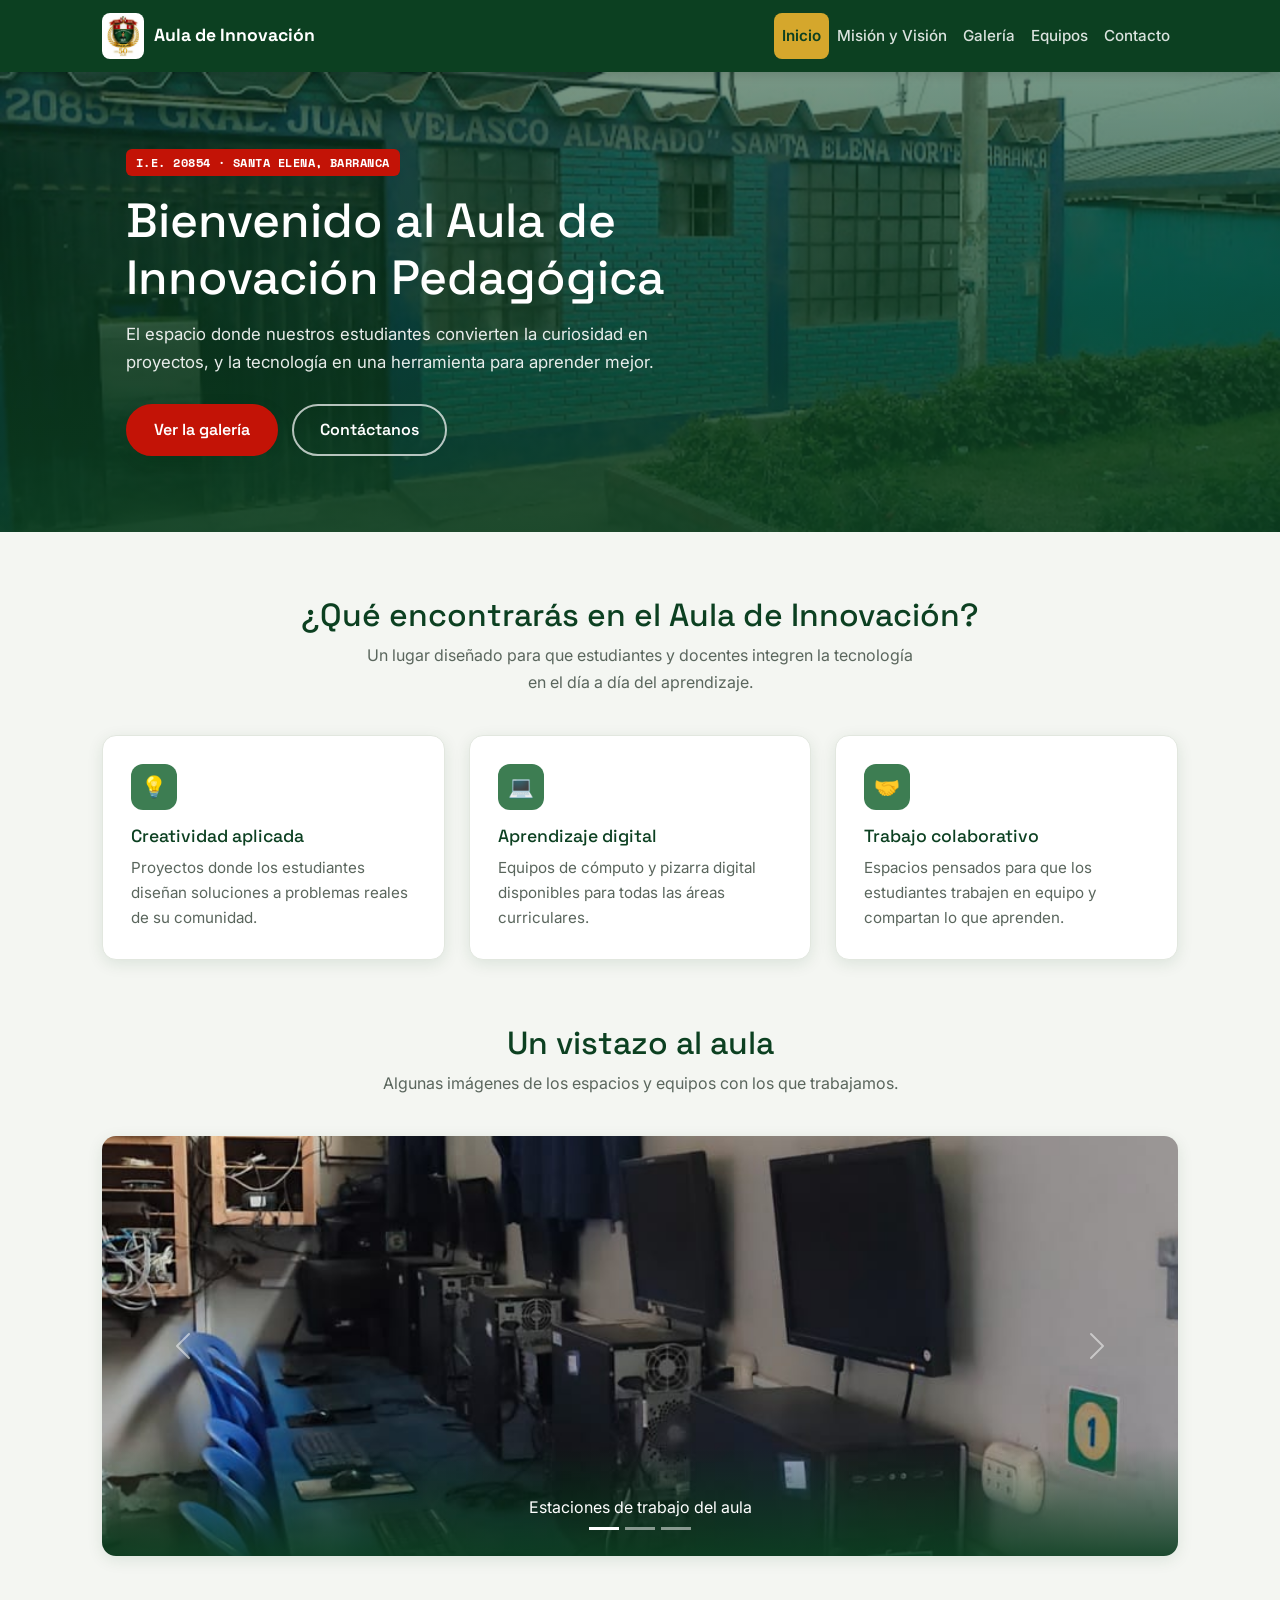
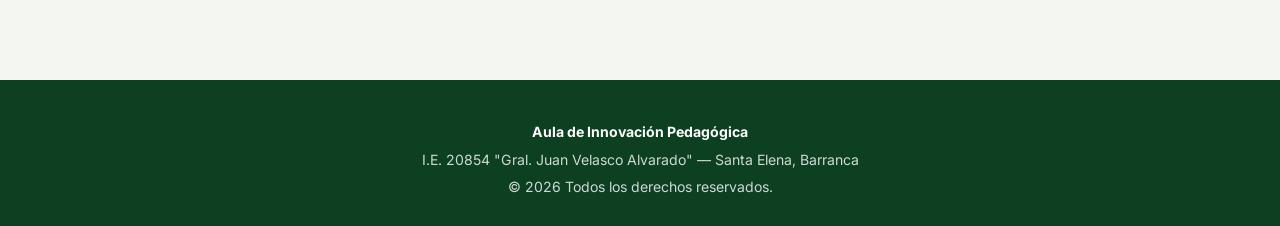
<file: index.html>
<!DOCTYPE html>
<html lang="es">
<head>
  <meta charset="UTF-8">
  <meta name="viewport" content="width=device-width, initial-scale=1.0">
  <title>Inicio - Aula de Innovación</title>

  <!-- Tipografías: Space Grotesk para títulos, Inter para texto -->
  <link rel="preconnect" href="https://fonts.googleapis.com">
  <link href="https://fonts.googleapis.com/css2?family=Space+Grotesk:wght@500;600;700&family=Space+Mono:wght@700&family=Inter:wght@400;500;600&display=swap" rel="stylesheet">

  <!-- Bootstrap 5 (CDN) -->
  <link href="https://cdn.jsdelivr.net/npm/bootstrap@5.3.3/dist/css/bootstrap.min.css" rel="stylesheet">

  <!-- Estilos propios: se cargan DESPUÉS de Bootstrap para personalizarlo -->
  <link rel="stylesheet" href="css/style.css">
</head>
<body>

  <!-- ===== NAVEGACIÓN (Navbar de Bootstrap) ===== -->
  <nav class="navbar navbar-expand-md sticky-top" data-bs-theme="dark">
    <div class="container">
      <a class="navbar-brand navbar-marca" href="index.html">
        <img src="img/insignia.png" class="logo" alt="Insignia de la I.E. 20854 Gral. Juan Velasco Alvarado">
        <span>Aula de Innovación</span>
      </a>
      <button class="navbar-toggler" type="button" data-bs-toggle="collapse"
              data-bs-target="#menuPrincipal" aria-controls="menuPrincipal"
              aria-expanded="false" aria-label="Abrir menú">
        <span class="navbar-toggler-icon"></span>
      </button>
      <div class="collapse navbar-collapse" id="menuPrincipal">
        <ul class="navbar-nav ms-auto">
          <li class="nav-item"><a class="nav-link" href="index.html" aria-current="page">Inicio</a></li>
          <li class="nav-item"><a class="nav-link" href="secciones.html">Misión y Visión</a></li>
          <li class="nav-item"><a class="nav-link" href="galeria.html">Galería</a></li>
          <li class="nav-item"><a class="nav-link" href="equipos.html">Equipos</a></li>
          <li class="nav-item"><a class="nav-link" href="contacto.html">Contacto</a></li>
        </ul>
      </div>
    </div>
  </nav>

  <!-- ===== HERO ===== -->
  <header class="hero" style="background-image: url('img/gral-juan-velasco-alvarado.jpg');">
    <div class="container">
      <div class="hero-contenido">
        <span class="tag tag--rojo">I.E. 20854 · Santa Elena, Barranca</span>
        <h1>Bienvenido al Aula de Innovación Pedagógica</h1>
        <p>
          El espacio donde nuestros estudiantes convierten la curiosidad en proyectos,
          y la tecnología en una herramienta para aprender mejor.
        </p>
        <div class="hero-acciones">
          <a class="btn btn--primario" href="galeria.html">Ver la galería</a>
          <a class="btn btn--fantasma" href="contacto.html">Contáctanos</a>
        </div>
      </div>
    </div>
  </header>

  <main>
    <!-- Tarjetas informativas: Grid + Cards de Bootstrap -->
    <section class="seccion">
      <div class="container">
        <div class="seccion-titulo">
          <h2>¿Qué encontrarás en el Aula de Innovación?</h2>
          <p>Un lugar diseñado para que estudiantes y docentes integren la tecnología en el día a día del aprendizaje.</p>
        </div>

        <div class="row g-4">
          <div class="col-md-4">
            <div class="card tarjeta tarjeta-info h-100">
              <div class="card-body">
                <div class="icono">&#128161;</div>
                <h3>Creatividad aplicada</h3>
                <p>Proyectos donde los estudiantes diseñan soluciones a problemas reales de su comunidad.</p>
              </div>
            </div>
          </div>

          <div class="col-md-4">
            <div class="card tarjeta tarjeta-info h-100">
              <div class="card-body">
                <div class="icono">&#128187;</div>
                <h3>Aprendizaje digital</h3>
                <p>Equipos de cómputo y pizarra digital disponibles para todas las áreas curriculares.</p>
              </div>
            </div>
          </div>

          <div class="col-md-4">
            <div class="card tarjeta tarjeta-info h-100">
              <div class="card-body">
                <div class="icono">&#129309;</div>
                <h3>Trabajo colaborativo</h3>
                <p>Espacios pensados para que los estudiantes trabajen en equipo y compartan lo que aprenden.</p>
              </div>
            </div>
          </div>
        </div>
      </div>
    </section>

    <!-- Carrusel de Bootstrap con fotos del aula -->
    <section class="seccion pt-0">
      <div class="container">
        <div class="seccion-titulo">
          <h2>Un vistazo al aula</h2>
          <p>Algunas imágenes de los espacios y equipos con los que trabajamos.</p>
        </div>

        <div id="carouselAula" class="carousel slide carrusel" data-bs-ride="carousel">
          <div class="carousel-indicators">
            <button type="button" data-bs-target="#carouselAula" data-bs-slide-to="0" class="active" aria-current="true" aria-label="Diapositiva 1"></button>
            <button type="button" data-bs-target="#carouselAula" data-bs-slide-to="1" aria-label="Diapositiva 2"></button>
            <button type="button" data-bs-target="#carouselAula" data-bs-slide-to="2" aria-label="Diapositiva 3"></button>
          </div>
          <div class="carousel-inner">
            <div class="carousel-item active">
              <img src="img/2.jpeg" class="d-block w-100" alt="Vista del aula de cómputo con las computadoras instaladas">
              <div class="carousel-caption">
                <p class="mb-0">Estaciones de trabajo del aula</p>
              </div>
            </div>
            <div class="carousel-item">
              <img src="img/6.jpeg" class="d-block w-100" alt="Estudiantes trabajando en las computadoras junto a la pizarra digital IQTouch">
              <div class="carousel-caption">
                <p class="mb-0">Nueva pizarra digital IQTouch</p>
              </div>
            </div>
            <div class="carousel-item">
              <img src="img/4.jpeg" class="d-block w-100" alt="Fila de computadoras conectadas a lo largo del aula">
              <div class="carousel-caption">
                <p class="mb-0">Fila de equipos numerados</p>
              </div>
            </div>
          </div>
          <button class="carousel-control-prev" type="button" data-bs-target="#carouselAula" data-bs-slide="prev">
            <span class="carousel-control-prev-icon" aria-hidden="true"></span>
            <span class="visually-hidden">Anterior</span>
          </button>
          <button class="carousel-control-next" type="button" data-bs-target="#carouselAula" data-bs-slide="next">
            <span class="carousel-control-next-icon" aria-hidden="true"></span>
            <span class="visually-hidden">Siguiente</span>
          </button>
        </div>
      </div>
    </section>
  </main>

  <!-- ===== PIE DE PÁGINA ===== -->
  <footer class="footer">
    <div class="container">
      <p><strong>Aula de Innovación Pedagógica</strong></p>
      <p>I.E. 20854 "Gral. Juan Velasco Alvarado" — Santa Elena, Barranca</p>
      <p>&copy; 2026 Todos los derechos reservados.</p>
    </div>
  </footer>

  <!-- Bootstrap JS (incluye Popper) y script propio -->
  <script src="https://cdn.jsdelivr.net/npm/bootstrap@5.3.3/dist/js/bootstrap.bundle.min.js"></script>
  <script src="js/script.js"></script>
</body>
</html>
</file>
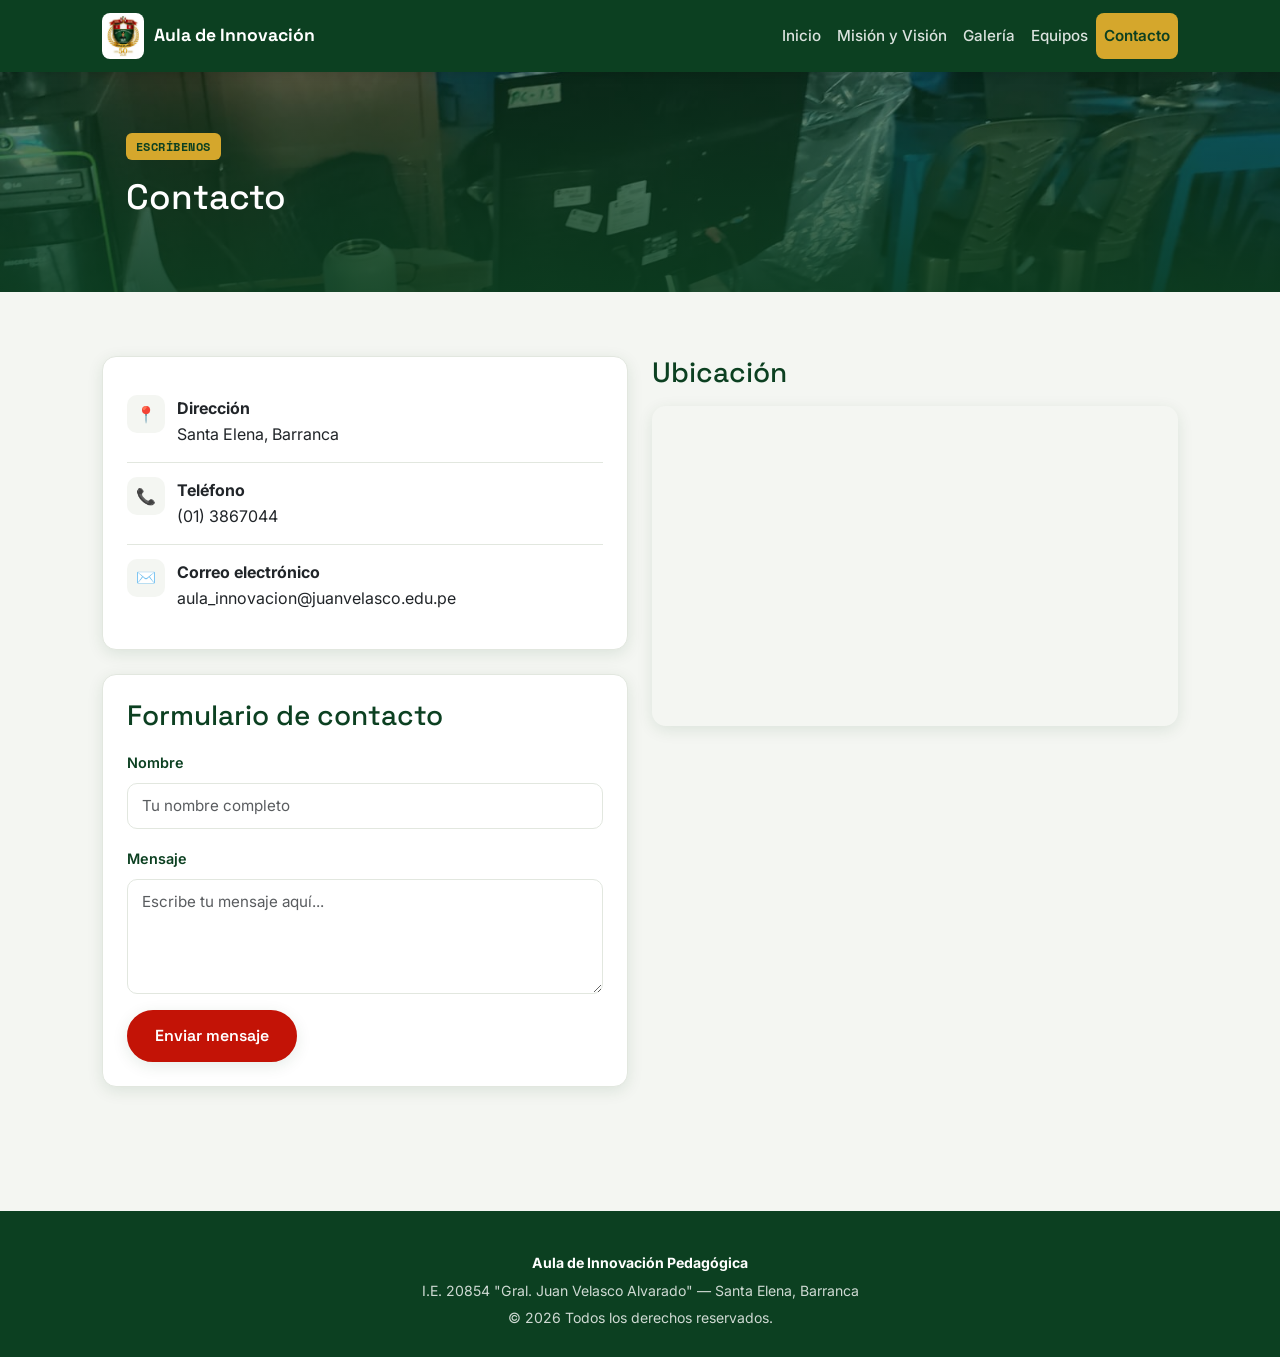
<file: contacto.html>
<!DOCTYPE html>
<html lang="es">
<head>
  <meta charset="UTF-8">
  <meta name="viewport" content="width=device-width, initial-scale=1.0">
  <title>Contacto - Aula de Innovación</title>

  <!-- Tipografías: Space Grotesk para títulos, Inter para texto -->
  <link rel="preconnect" href="https://fonts.googleapis.com">
  <link href="https://fonts.googleapis.com/css2?family=Space+Grotesk:wght@500;600;700&family=Space+Mono:wght@700&family=Inter:wght@400;500;600&display=swap" rel="stylesheet">

  <!-- Bootstrap 5 (CDN) -->
  <link href="https://cdn.jsdelivr.net/npm/bootstrap@5.3.3/dist/css/bootstrap.min.css" rel="stylesheet">

  <!-- Estilos propios: se cargan DESPUÉS de Bootstrap para personalizarlo -->
  <link rel="stylesheet" href="css/style.css">
</head>
<body>

  <!-- ===== NAVEGACIÓN (Navbar de Bootstrap) ===== -->
  <nav class="navbar navbar-expand-md sticky-top" data-bs-theme="dark">
    <div class="container">
      <a class="navbar-brand navbar-marca" href="index.html">
        <img src="img/insignia.png" class="logo" alt="Insignia de la I.E. 20854 Gral. Juan Velasco Alvarado">
        <span>Aula de Innovación</span>
      </a>
      <button class="navbar-toggler" type="button" data-bs-toggle="collapse"
              data-bs-target="#menuPrincipal" aria-controls="menuPrincipal"
              aria-expanded="false" aria-label="Abrir menú">
        <span class="navbar-toggler-icon"></span>
      </button>
      <div class="collapse navbar-collapse" id="menuPrincipal">
        <ul class="navbar-nav ms-auto">
          <li class="nav-item"><a class="nav-link" href="index.html">Inicio</a></li>
          <li class="nav-item"><a class="nav-link" href="secciones.html">Misión y Visión</a></li>
          <li class="nav-item"><a class="nav-link" href="galeria.html">Galería</a></li>
          <li class="nav-item"><a class="nav-link" href="equipos.html">Equipos</a></li>
          <li class="nav-item"><a class="nav-link" href="contacto.html" aria-current="page">Contacto</a></li>
        </ul>
      </div>
    </div>
  </nav>

  <!-- ===== HERO ===== -->
  <header class="hero hero--interna" style="background-image: url('img/1.jpeg');">
    <div class="container">
      <div class="hero-contenido">
        <span class="tag tag--dorado">Escríbenos</span>
        <h1>Contacto</h1>
      </div>
    </div>
  </header>

  <main class="seccion">
    <div class="container">
      <div class="row g-4">

        <!-- Columna izquierda: datos + formulario -->
        <div class="col-lg-6">
          <div class="card tarjeta mb-4">
            <div class="card-body p-4">
              <div class="dato-contacto">
                <div class="icono">&#128205;</div>
                <div>
                  <strong>Dirección</strong>
                  <p class="mb-0">Santa Elena, Barranca</p>
                </div>
              </div>
              <div class="dato-contacto">
                <div class="icono">&#128222;</div>
                <div>
                  <strong>Teléfono</strong>
                  <p class="mb-0">(01) 3867044</p>
                </div>
              </div>
              <div class="dato-contacto">
                <div class="icono">&#9993;&#65039;</div>
                <div>
                  <strong>Correo electrónico</strong>
                  <p class="mb-0">aula_innovacion@juanvelasco.edu.pe</p>
                </div>
              </div>
            </div>
          </div>

          <div class="card tarjeta">
            <div class="card-body p-4">
              <h3 class="mb-3">Formulario de contacto</h3>
              <form id="formContacto" class="needs-validation" novalidate>
                <div class="mb-3">
                  <label for="nombre" class="form-label">Nombre</label>
                  <input type="text" class="form-control" id="nombre" placeholder="Tu nombre completo" pattern=".*\S.*" required>
                  <div class="invalid-feedback">Escribe tu nombre.</div>
                </div>
                <div class="mb-3">
                  <label for="mensaje" class="form-label">Mensaje</label>
                  <textarea class="form-control" id="mensaje" rows="4" placeholder="Escribe tu mensaje aquí..." required></textarea>
                  <div class="invalid-feedback">Escribe tu mensaje.</div>
                </div>
                <button type="submit" class="btn btn--primario">Enviar mensaje</button>
              </form>
            </div>
          </div>
        </div>

        <!-- Columna derecha: mapa -->
        <div class="col-lg-6">
          <h3 class="mb-3">Ubicación</h3>
          <div class="mapa-wrap">
            <iframe
              src="https://www.google.com/maps/embed?pb=!1m18!1m12!1m3!1d125442.41848256829!2d-77.86400595664057!3d-10.728654199999998!2m3!1f0!2f0!3f0!3m2!1i1024!2i768!4f13.1!3m3!1m2!1s0x910747edc3f33319%3A0xdf04e1c8b3f8617f!2sCOLEGIO%20GENERAL%20JUAN%20VELASCO%20ALVARADO!5e0!3m2!1ses-419!2spe!4v1783972172594!5m2!1ses-419!2spe"
              title="Mapa de ubicación de la institución"
              allowfullscreen="" loading="lazy" referrerpolicy="strict-origin-when-cross-origin">
            </iframe>
          </div>
        </div>

      </div>
    </div>
  </main>

  <!-- ===== PIE DE PÁGINA ===== -->
  <footer class="footer">
    <div class="container">
      <p><strong>Aula de Innovación Pedagógica</strong></p>
      <p>I.E. 20854 "Gral. Juan Velasco Alvarado" — Santa Elena, Barranca</p>
      <p>&copy; 2026 Todos los derechos reservados.</p>
    </div>
  </footer>

  <!-- ===== MODAL DE AVISO (mensajes dinámicos de los formularios) ===== -->
  <div class="modal fade" id="modalAviso" tabindex="-1" aria-labelledby="modalAvisoTitulo" aria-hidden="true">
    <div class="modal-dialog modal-dialog-centered">
      <div class="modal-content">
        <div class="modal-header">
          <h5 class="modal-title" id="modalAvisoTitulo">Aviso</h5>
          <button type="button" class="btn-close" data-bs-dismiss="modal" aria-label="Cerrar"></button>
        </div>
        <div class="modal-body" id="modalAvisoTexto"></div>
        <div class="modal-footer">
          <button type="button" class="btn btn--primario" data-bs-dismiss="modal">Aceptar</button>
        </div>
      </div>
    </div>
  </div>

  <!-- Bootstrap JS (incluye Popper) y script propio -->
  <script src="https://cdn.jsdelivr.net/npm/bootstrap@5.3.3/dist/js/bootstrap.bundle.min.js"></script>
  <script src="js/script.js"></script>
</body>
</html>
</file>
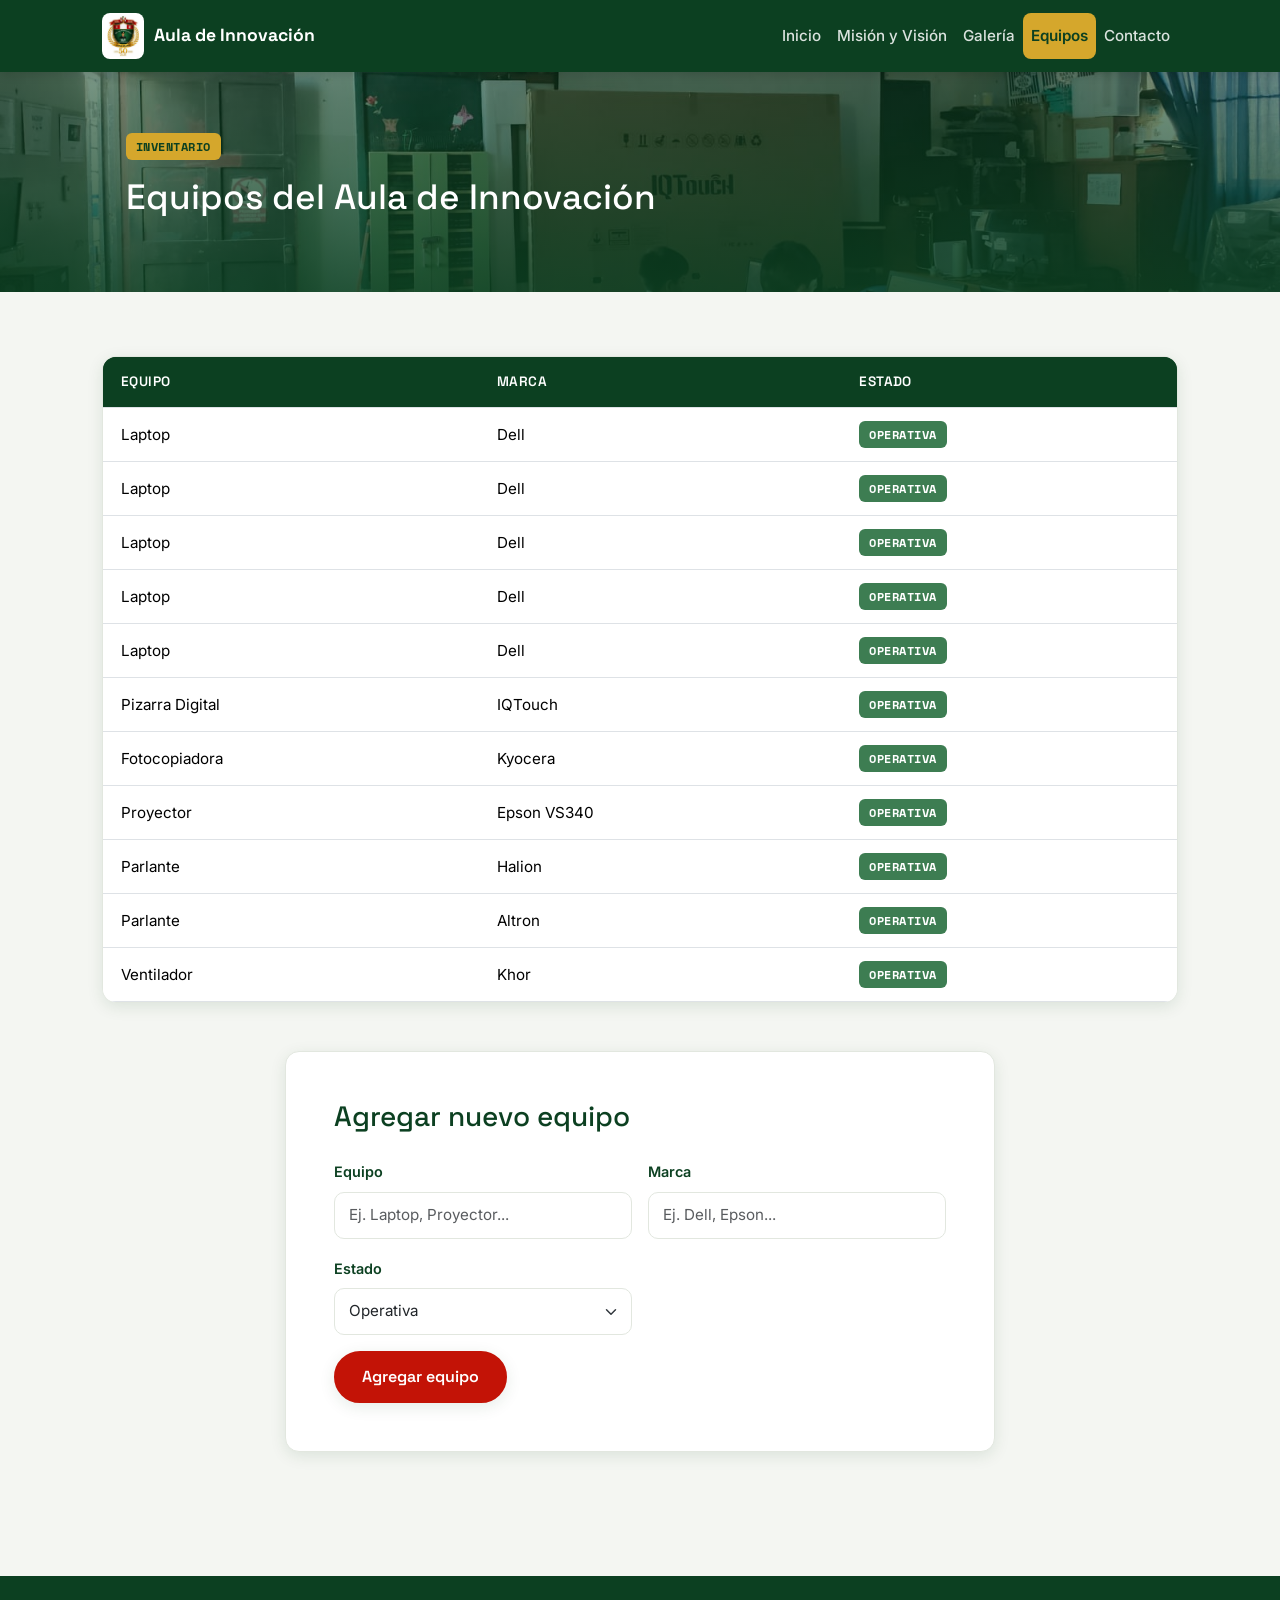
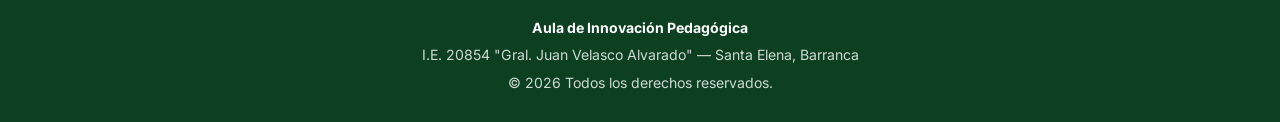
<file: equipos.html>
<!DOCTYPE html>
<html lang="es">
<head>
  <meta charset="UTF-8">
  <meta name="viewport" content="width=device-width, initial-scale=1.0">
  <title>Equipos - Aula de Innovación</title>

  <!-- Tipografías: Space Grotesk para títulos, Inter para texto -->
  <link rel="preconnect" href="https://fonts.googleapis.com">
  <link href="https://fonts.googleapis.com/css2?family=Space+Grotesk:wght@500;600;700&family=Space+Mono:wght@700&family=Inter:wght@400;500;600&display=swap" rel="stylesheet">

  <!-- Bootstrap 5 (CDN) -->
  <link href="https://cdn.jsdelivr.net/npm/bootstrap@5.3.3/dist/css/bootstrap.min.css" rel="stylesheet">

  <!-- Estilos propios: se cargan DESPUÉS de Bootstrap para personalizarlo -->
  <link rel="stylesheet" href="css/style.css">
</head>
<body>

  <!-- ===== NAVEGACIÓN (Navbar de Bootstrap) ===== -->
  <nav class="navbar navbar-expand-md sticky-top" data-bs-theme="dark">
    <div class="container">
      <a class="navbar-brand navbar-marca" href="index.html">
        <img src="img/insignia.png" class="logo" alt="Insignia de la I.E. 20854 Gral. Juan Velasco Alvarado">
        <span>Aula de Innovación</span>
      </a>
      <button class="navbar-toggler" type="button" data-bs-toggle="collapse"
              data-bs-target="#menuPrincipal" aria-controls="menuPrincipal"
              aria-expanded="false" aria-label="Abrir menú">
        <span class="navbar-toggler-icon"></span>
      </button>
      <div class="collapse navbar-collapse" id="menuPrincipal">
        <ul class="navbar-nav ms-auto">
          <li class="nav-item"><a class="nav-link" href="index.html">Inicio</a></li>
          <li class="nav-item"><a class="nav-link" href="secciones.html">Misión y Visión</a></li>
          <li class="nav-item"><a class="nav-link" href="galeria.html">Galería</a></li>
          <li class="nav-item"><a class="nav-link" href="equipos.html" aria-current="page">Equipos</a></li>
          <li class="nav-item"><a class="nav-link" href="contacto.html">Contacto</a></li>
        </ul>
      </div>
    </div>
  </nav>

  <!-- ===== HERO ===== -->
  <header class="hero hero--interna" style="background-image: url('img/4.jpeg');">
    <div class="container">
      <div class="hero-contenido">
        <span class="tag tag--dorado">Inventario</span>
        <h1>Equipos del Aula de Innovación</h1>
      </div>
    </div>
  </header>

  <main class="seccion">
    <div class="container">

      <!-- Tabla de Bootstrap (table, table-hover) -->
      <div class="tabla-wrap">
        <table class="table table-hover align-middle mb-0 equipos">
          <thead>
            <tr>
              <th scope="col">Equipo</th>
              <th scope="col">Marca</th>
              <th scope="col">Estado</th>
            </tr>
          </thead>
          <tbody>
            <tr><td>Laptop</td><td>Dell</td><td><span class="tag tag--verde">Operativa</span></td></tr>
            <tr><td>Laptop</td><td>Dell</td><td><span class="tag tag--verde">Operativa</span></td></tr>
            <tr><td>Laptop</td><td>Dell</td><td><span class="tag tag--verde">Operativa</span></td></tr>
            <tr><td>Laptop</td><td>Dell</td><td><span class="tag tag--verde">Operativa</span></td></tr>
            <tr><td>Laptop</td><td>Dell</td><td><span class="tag tag--verde">Operativa</span></td></tr>
            <tr><td>Pizarra Digital</td><td>IQTouch</td><td><span class="tag tag--verde">Operativa</span></td></tr>
            <tr><td>Fotocopiadora</td><td>Kyocera</td><td><span class="tag tag--verde">Operativa</span></td></tr>
            <tr><td>Proyector</td><td>Epson VS340</td><td><span class="tag tag--verde">Operativa</span></td></tr>
            <tr><td>Parlante</td><td>Halion</td><td><span class="tag tag--verde">Operativa</span></td></tr>
            <tr><td>Parlante</td><td>Altron</td><td><span class="tag tag--verde">Operativa</span></td></tr>
            <tr><td>Ventilador</td><td>Khor</td><td><span class="tag tag--verde">Operativa</span></td></tr>
          </tbody>
        </table>
      </div>

      <!-- Formulario para registrar un nuevo equipo (Grid + Forms de Bootstrap) -->
      <div class="row justify-content-center mt-5">
        <div class="col-lg-8">
          <div class="card tarjeta">
            <div class="card-body p-4 p-md-5">
              <h3 class="mb-4">Agregar nuevo equipo</h3>

              <form id="formEquipo" class="row g-3 needs-validation" novalidate>
                <div class="col-md-6">
                  <label for="equipo" class="form-label">Equipo</label>
                  <input type="text" class="form-control" id="equipo" placeholder="Ej. Laptop, Proyector..." pattern=".*\S.*" required>
                  <div class="invalid-feedback">Escribe el nombre del equipo.</div>
                </div>

                <div class="col-md-6">
                  <label for="marca" class="form-label">Marca</label>
                  <input type="text" class="form-control" id="marca" placeholder="Ej. Dell, Epson..." pattern=".*\S.*" required>
                  <div class="invalid-feedback">Escribe la marca del equipo.</div>
                </div>

                <div class="col-md-6">
                  <label for="estado" class="form-label">Estado</label>
                  <select class="form-select" id="estado" required>
                    <option selected>Operativa</option>
                    <option>No operativa</option>
                    <option>En mantenimiento</option>
                  </select>
                </div>

                <div class="col-12">
                  <button type="submit" class="btn btn--primario">Agregar equipo</button>
                </div>
              </form>
            </div>
          </div>
        </div>
      </div>

    </div>
  </main>

  <!-- ===== PIE DE PÁGINA ===== -->
  <footer class="footer">
    <div class="container">
      <p><strong>Aula de Innovación Pedagógica</strong></p>
      <p>I.E. 20854 "Gral. Juan Velasco Alvarado" — Santa Elena, Barranca</p>
      <p>&copy; 2026 Todos los derechos reservados.</p>
    </div>
  </footer>

  <!-- ===== MODAL DE AVISO (mensajes dinámicos de los formularios) ===== -->
  <div class="modal fade" id="modalAviso" tabindex="-1" aria-labelledby="modalAvisoTitulo" aria-hidden="true">
    <div class="modal-dialog modal-dialog-centered">
      <div class="modal-content">
        <div class="modal-header">
          <h5 class="modal-title" id="modalAvisoTitulo">Aviso</h5>
          <button type="button" class="btn-close" data-bs-dismiss="modal" aria-label="Cerrar"></button>
        </div>
        <div class="modal-body" id="modalAvisoTexto"></div>
        <div class="modal-footer">
          <button type="button" class="btn btn--primario" data-bs-dismiss="modal">Aceptar</button>
        </div>
      </div>
    </div>
  </div>

  <!-- Bootstrap JS (incluye Popper) y script propio -->
  <script src="https://cdn.jsdelivr.net/npm/bootstrap@5.3.3/dist/js/bootstrap.bundle.min.js"></script>
  <script src="js/script.js"></script>
</body>
</html>
</file>
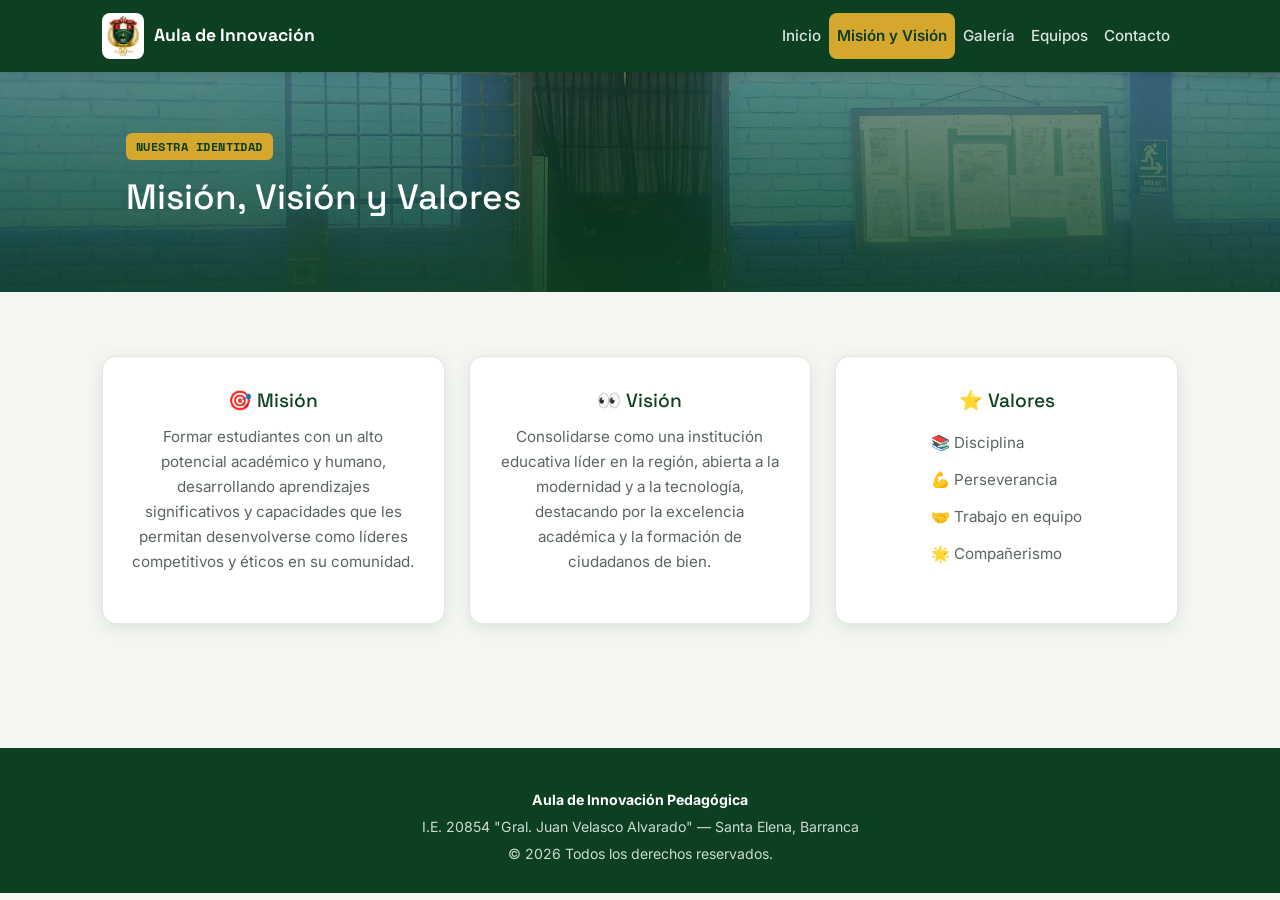
<file: secciones.html>
<!DOCTYPE html>
<html lang="es">
<head>
  <meta charset="UTF-8">
  <meta name="viewport" content="width=device-width, initial-scale=1.0">
  <title>Misión y Visión - Aula de Innovación</title>

  <!-- Tipografías: Space Grotesk para títulos, Inter para texto -->
  <link rel="preconnect" href="https://fonts.googleapis.com">
  <link href="https://fonts.googleapis.com/css2?family=Space+Grotesk:wght@500;600;700&family=Space+Mono:wght@700&family=Inter:wght@400;500;600&display=swap" rel="stylesheet">

  <!-- Bootstrap 5 (CDN) -->
  <link href="https://cdn.jsdelivr.net/npm/bootstrap@5.3.3/dist/css/bootstrap.min.css" rel="stylesheet">

  <!-- Estilos propios: se cargan DESPUÉS de Bootstrap para personalizarlo -->
  <link rel="stylesheet" href="css/style.css">
</head>
<body>

  <!-- ===== NAVEGACIÓN (Navbar de Bootstrap) ===== -->
  <nav class="navbar navbar-expand-md sticky-top" data-bs-theme="dark">
    <div class="container">
      <a class="navbar-brand navbar-marca" href="index.html">
        <img src="img/insignia.png" class="logo" alt="Insignia de la I.E. 20854 Gral. Juan Velasco Alvarado">
        <span>Aula de Innovación</span>
      </a>
      <button class="navbar-toggler" type="button" data-bs-toggle="collapse"
              data-bs-target="#menuPrincipal" aria-controls="menuPrincipal"
              aria-expanded="false" aria-label="Abrir menú">
        <span class="navbar-toggler-icon"></span>
      </button>
      <div class="collapse navbar-collapse" id="menuPrincipal">
        <ul class="navbar-nav ms-auto">
          <li class="nav-item"><a class="nav-link" href="index.html">Inicio</a></li>
          <li class="nav-item"><a class="nav-link" href="secciones.html" aria-current="page">Misión y Visión</a></li>
          <li class="nav-item"><a class="nav-link" href="galeria.html">Galería</a></li>
          <li class="nav-item"><a class="nav-link" href="equipos.html">Equipos</a></li>
          <li class="nav-item"><a class="nav-link" href="contacto.html">Contacto</a></li>
        </ul>
      </div>
    </div>
  </nav>

  <!-- ===== HERO ===== -->
  <header class="hero hero--interna" style="background-image: url('img/aulainnovacionfachada.jpeg');">
    <div class="container">
      <div class="hero-contenido">
        <span class="tag tag--dorado">Nuestra identidad</span>
        <h1>Misión, Visión y Valores</h1>
      </div>
    </div>
  </header>

  <main class="seccion">
    <div class="container">
      <div class="row g-4">

        <!-- Misión -->
        <div class="col-md-4">
          <div class="card tarjeta tarjeta-valor h-100">
            <div class="card-body">
              <h4>&#127919; Misión</h4>
              <p>
                Formar estudiantes con un alto potencial académico y humano,
                desarrollando aprendizajes significativos y capacidades que les
                permitan desenvolverse como líderes competitivos y éticos en su comunidad.
              </p>
            </div>
          </div>
        </div>

        <!-- Visión -->
        <div class="col-md-4">
          <div class="card tarjeta tarjeta-valor h-100">
            <div class="card-body">
              <h4>&#128064; Visión</h4>
              <p>
                Consolidarse como una institución educativa líder en la región,
                abierta a la modernidad y a la tecnología, destacando por la excelencia
                académica y la formación de ciudadanos de bien.
              </p>
            </div>
          </div>
        </div>

        <!-- Valores -->
        <div class="col-md-4">
          <div class="card tarjeta tarjeta-valor h-100">
            <div class="card-body">
              <h4>&#11088; Valores</h4>
              <ul>
                <li>&#128218; Disciplina</li>
                <li>&#128170; Perseverancia</li>
                <li>&#129309; Trabajo en equipo</li>
                <li>&#127775; Compañerismo</li>
              </ul>
            </div>
          </div>
        </div>

      </div>
    </div>
  </main>

  <!-- ===== PIE DE PÁGINA ===== -->
  <footer class="footer">
    <div class="container">
      <p><strong>Aula de Innovación Pedagógica</strong></p>
      <p>I.E. 20854 "Gral. Juan Velasco Alvarado" — Santa Elena, Barranca</p>
      <p>&copy; 2026 Todos los derechos reservados.</p>
    </div>
  </footer>

  <!-- Bootstrap JS (incluye Popper) y script propio -->
  <script src="https://cdn.jsdelivr.net/npm/bootstrap@5.3.3/dist/js/bootstrap.bundle.min.js"></script>
  <script src="js/script.js"></script>
</body>
</html>
</file>
<file: css/style.css>
:root {
  --verde-oscuro:  #0c4021;  
  --verde-medio:   #245230;  
  --verde-claro:   #3d7d52;
  --rojo:          #c31306;   
  --dorado:        #d5a72c;   
  --fondo:         #f4f6f2;  
  --superficie:    #ffffff;   
  --texto:         #1d261f;   
  --texto-suave:   #5a665d;   
  --borde:         #e2e7df;

  --fuente-titulo: 'Space Grotesk', 'Segoe UI', sans-serif;
  --fuente-texto:  'Inter', 'Segoe UI', sans-serif;

  --radio: 14px;
  --sombra: 0 4px 16px rgba(12, 64, 33, 0.10);
  --sombra-hover: 0 10px 28px rgba(12, 64, 33, 0.18);
}

* { box-sizing: border-box; }

body {
  margin: 0;
  font-family: var(--fuente-texto);
  background: var(--fondo);
  color: var(--texto);
  line-height: 1.65;
}

h1, h2, h3, h4 {
  font-family: var(--fuente-titulo);
  color: var(--verde-oscuro);
  line-height: 1.2;
  margin-top: 0;
}

a { color: var(--verde-medio); }

img { max-width: 100%; display: block; }

.container {
  max-width: 1100px;
}

.seccion {
  padding: 64px 0;
}

.seccion-titulo {
  text-align: center;
  margin-bottom: 40px;
}

.seccion-titulo h2 {
  font-size: 2rem;
}

.seccion-titulo p {
  color: var(--texto-suave);
  max-width: 560px;
  margin: 8px auto 0;
}


/* ---------- 3. UTILIDADES ---------- */

/* Etiqueta tipo "sticker" — inspirada en las pegatinas numeradas
   (PC-13, "16") que llevan pegadas las computadoras del aula real */
.tag {
  display: inline-flex;
  align-items: center;
  gap: 6px;
  font-family: 'Space Mono', monospace;
  font-size: 0.72rem;
  font-weight: 700;
  letter-spacing: 0.04em;
  text-transform: uppercase;
  background: var(--dorado);
  color: var(--verde-oscuro);
  padding: 4px 10px;
  border-radius: 6px;
}

.tag--dorado { background: var(--dorado); color: var(--verde-oscuro); }
.tag--rojo   { background: var(--rojo); color: #fff; }
.tag--verde  { background: var(--verde-claro); color: #fff; }
.tag--gris   { background: #c9ced6; color: var(--texto); }

/* Botones: se usa .btn de Bootstrap y se personalizan sus variables */
.btn {
  --bs-btn-font-family: var(--fuente-titulo);
  --bs-btn-font-weight: 600;
  --bs-btn-padding-x: 26px;
  --bs-btn-padding-y: 12px;
  --bs-btn-border-width: 2px;
  --bs-btn-border-radius: 999px;
  transition: transform 0.15s ease, box-shadow 0.15s ease, background-color 0.15s ease;
}

.btn:hover { transform: translateY(-2px); }

.btn--primario {
  --bs-btn-color: #fff;
  --bs-btn-bg: var(--rojo);
  --bs-btn-border-color: var(--rojo);
  --bs-btn-hover-color: #fff;
  --bs-btn-hover-bg: #9e0f05;
  --bs-btn-hover-border-color: #9e0f05;
  --bs-btn-active-color: #fff;
  --bs-btn-active-bg: #850c04;
  --bs-btn-active-border-color: #850c04;
  --bs-btn-focus-shadow-rgb: 195, 19, 6;
  box-shadow: var(--sombra);
}
.btn--primario:hover { box-shadow: var(--sombra-hover); }

.btn--fantasma {
  --bs-btn-color: #fff;
  --bs-btn-bg: transparent;
  --bs-btn-border-color: rgba(255,255,255,0.7);
  --bs-btn-hover-color: #fff;
  --bs-btn-hover-bg: rgba(255,255,255,0.14);
  --bs-btn-hover-border-color: #fff;
  --bs-btn-active-color: #fff;
  --bs-btn-active-bg: rgba(255,255,255,0.22);
  --bs-btn-active-border-color: #fff;
  --bs-btn-focus-shadow-rgb: 255, 255, 255;
}

.tarjeta {
  background: var(--superficie);
  border: 1px solid var(--borde);
  border-radius: var(--radio);
  box-shadow: var(--sombra);
  transition: box-shadow 0.2s ease, transform 0.2s ease;
}

.tarjeta:hover {
  box-shadow: var(--sombra-hover);
  transform: translateY(-4px);
}


/* ---------- 4. NAVEGACIÓN (Navbar de Bootstrap personalizada) ---------- */
.navbar,
.navbar[data-bs-theme="dark"] {
  --bs-navbar-color: rgba(255,255,255,0.85);
  --bs-navbar-hover-color: #fff;
  --bs-navbar-active-color: #fff;
  background: var(--verde-oscuro);   /* verde oscuro del escudo */
  box-shadow: 0 2px 10px rgba(0,0,0,0.15);
  min-height: 68px;
}

.navbar-brand.navbar-marca {
  display: flex;
  align-items: center;
  gap: 10px;
  color: #fff;
  font-family: var(--fuente-titulo);
  font-weight: 700;
  font-size: 1.1rem;
}

.navbar-brand.navbar-marca:hover { color: #fff; }

/* Insignia institucional (logo) junto al nombre del aula */
.navbar-marca .logo {
  height: 46px;
  width: auto;
  background: #fff;
  border-radius: 8px;
  padding: 2px 5px;
}

.navbar .nav-link {
  font-size: 0.95rem;
  font-weight: 500;
  padding: 10px 16px;
  border-radius: 8px;
  transition: background 0.15s ease, color 0.15s ease;
}

.navbar .nav-link:hover {
  background: rgba(255,255,255,0.08);
  color: #fff;
}

/* Resalta la página en la que estamos parados */
.navbar .nav-link[aria-current="page"] {
  color: var(--verde-oscuro);
  background: var(--dorado);
  font-weight: 600;
}


/* ---------- 5. HERO ---------- */
.hero {
  position: relative;
  min-height: 460px;
  display: flex;
  align-items: center;
  color: #fff;
  background-size: cover;
  background-position: center;
  background-color: var(--verde-oscuro); /* respaldo mientras carga la foto */
}

.hero::before {
  content: "";
  position: absolute;
  inset: 0;
  background: linear-gradient(180deg, rgba(12,64,33,0.55) 0%, rgba(12,64,33,0.88) 100%);
}

.hero-contenido {
  position: relative;
  max-width: 640px;
  padding: 60px 24px;
}

.hero-contenido .tag { margin-bottom: 16px; }

.hero-contenido h1 {
  color: #fff;
  font-size: clamp(2rem, 4vw, 3rem);
  margin-bottom: 14px;
}

.hero-contenido p {
  color: rgba(255,255,255,0.9);
  font-size: 1.05rem;
  margin-bottom: 28px;
}

.hero-acciones {
  display: flex;
  gap: 14px;
  flex-wrap: wrap;
}

/* Hero más bajo, para páginas internas (no la de inicio) */
.hero--interna {
  min-height: 220px;
}
.hero--interna .hero-contenido { padding: 40px 24px; }
.hero--interna h1 { font-size: clamp(1.6rem, 3vw, 2.2rem); }


/* ---------- 6. SECCIONES ESPECÍFICAS ---------- */

/* -- Tarjetas informativas (inicio): Grid y Cards de Bootstrap -- */
.tarjeta-info .card-body { padding: 28px; }

.tarjeta-info .icono {
  width: 46px;
  height: 46px;
  border-radius: 12px;
  background: var(--verde-claro);
  color: #fff;
  display: flex;
  align-items: center;
  justify-content: center;
  font-size: 1.3rem;
  margin-bottom: 16px;
}

.tarjeta-info h3 { font-size: 1.1rem; margin-bottom: 8px; }
.tarjeta-info p { color: var(--texto-suave); margin: 0; font-size: 0.95rem; }

/* -- Misión / Visión / Valores -- */
.tarjeta-valor { text-align: center; }
.tarjeta-valor .card-body { padding: 32px 28px; }

.tarjeta-valor h4 {
  font-size: 1.2rem;
  margin-bottom: 12px;
}

.tarjeta-valor p, .tarjeta-valor ul {
  color: var(--texto-suave);
  font-size: 0.95rem;
}

.tarjeta-valor ul {
  list-style: none;
  padding: 0;
  text-align: left;
  display: inline-block;
}

.tarjeta-valor ul li {
  padding: 6px 0;
}

/* -- Galería -- */
.galeria {
  columns: 3 260px;   /* efecto "masonry" sin necesitar JS externo */
  column-gap: 18px;
}

.galeria figure {
  margin: 0 0 18px;
  break-inside: avoid;
  border-radius: var(--radio);
  overflow: hidden;
  box-shadow: var(--sombra);
  position: relative;
}

.galeria-btn {
  display: block;
  width: 100%;
  padding: 0;
  border: 0;
  background: none;
  cursor: zoom-in;
}

.galeria figcaption { pointer-events: none; }

.galeria img {
  width: 100%;
  transition: transform 0.3s ease;
}

.galeria figure:hover img {
  transform: scale(1.04);
}

.galeria figcaption {
  position: absolute;
  bottom: 0; left: 0; right: 0;
  padding: 10px 12px;
  font-size: 0.8rem;
  color: #fff;
  background: linear-gradient(0deg, rgba(12,64,33,0.88), transparent);
}

/* -- Inventario de equipos -- */
.tabla-wrap {
  background: var(--superficie);
  border: 1px solid var(--borde);
  border-radius: var(--radio);
  box-shadow: var(--sombra);
  overflow: hidden;
}

table.equipos {
  width: 100%;
  border-collapse: collapse;
}

table.equipos thead {
  --bs-table-bg: var(--verde-oscuro);
  background: var(--verde-oscuro);
}

table.equipos th {
  color: #fff;
  text-align: left;
  font-family: var(--fuente-titulo);
  font-weight: 600;
  font-size: 0.85rem;
  letter-spacing: 0.03em;
  text-transform: uppercase;
  padding: 14px 18px;
}

table.equipos td {
  padding: 13px 18px;
  border-top: 1px solid var(--borde);
  font-size: 0.95rem;
}

table.equipos tbody tr:hover { background: #eef3ec; }

/* -- Formularios (componentes de Bootstrap personalizados) -- */
.form-label {
  font-weight: 600;
  font-size: 0.9rem;
  color: var(--verde-oscuro);
}

.form-control,
.form-select {
  font-family: var(--fuente-texto);
  font-size: 0.95rem;
  padding: 11px 14px;
  border: 1.5px solid var(--borde);
  border-radius: 10px;
}

.form-control:focus,
.form-select:focus {
  border-color: var(--verde-medio);
  box-shadow: 0 0 0 0.2rem rgba(36, 82, 48, 0.25);
}

/* -- Página de contacto -- */
.dato-contacto {
  display: flex;
  gap: 12px;
  padding: 14px 0;
  border-bottom: 1px solid var(--borde);
}

.dato-contacto:last-child { border-bottom: none; }

.dato-contacto .icono {
  width: 38px;
  height: 38px;
  flex-shrink: 0;
  border-radius: 10px;
  background: var(--fondo);
  display: flex;
  align-items: center;
  justify-content: center;
}

.mapa-wrap {
  border-radius: var(--radio);
  overflow: hidden;
  box-shadow: var(--sombra);
}

.mapa-wrap iframe {
  width: 100%;
  height: 320px;
  border: 0;
  display: block;
}


/* -- Carrusel de Bootstrap (inicio) -- */
.carrusel {
  border-radius: var(--radio);
  overflow: hidden;
  box-shadow: var(--sombra);
}

.carrusel .carousel-item img {
  height: 420px;
  object-fit: cover;
}

.carrusel .carousel-caption {
  left: 0;
  right: 0;
  bottom: 0;
  padding: 48px 20px 36px;
  background: linear-gradient(0deg, rgba(12,64,33,0.88), transparent);
}

/* ---------- 7. FOOTER ---------- */
.footer {
  background: var(--verde-oscuro);
  color: rgba(255,255,255,0.8);
  padding: 36px 0 24px;
  margin-top: 60px;
  text-align: center;
}

.footer p {
  margin: 4px 0;
  font-size: 0.88rem;
}

.footer strong { color: #fff; }


@media (max-width: 767.98px) {
  .galeria { columns: 2 220px; }
  .navbar .nav-link { padding: 12px 10px; }
  .navbar-collapse { padding-bottom: 8px; }
  .carrusel .carousel-item img { height: 260px; }
}

@media (max-width: 575.98px) {
  .galeria { columns: 1 100%; }
}
</file>
